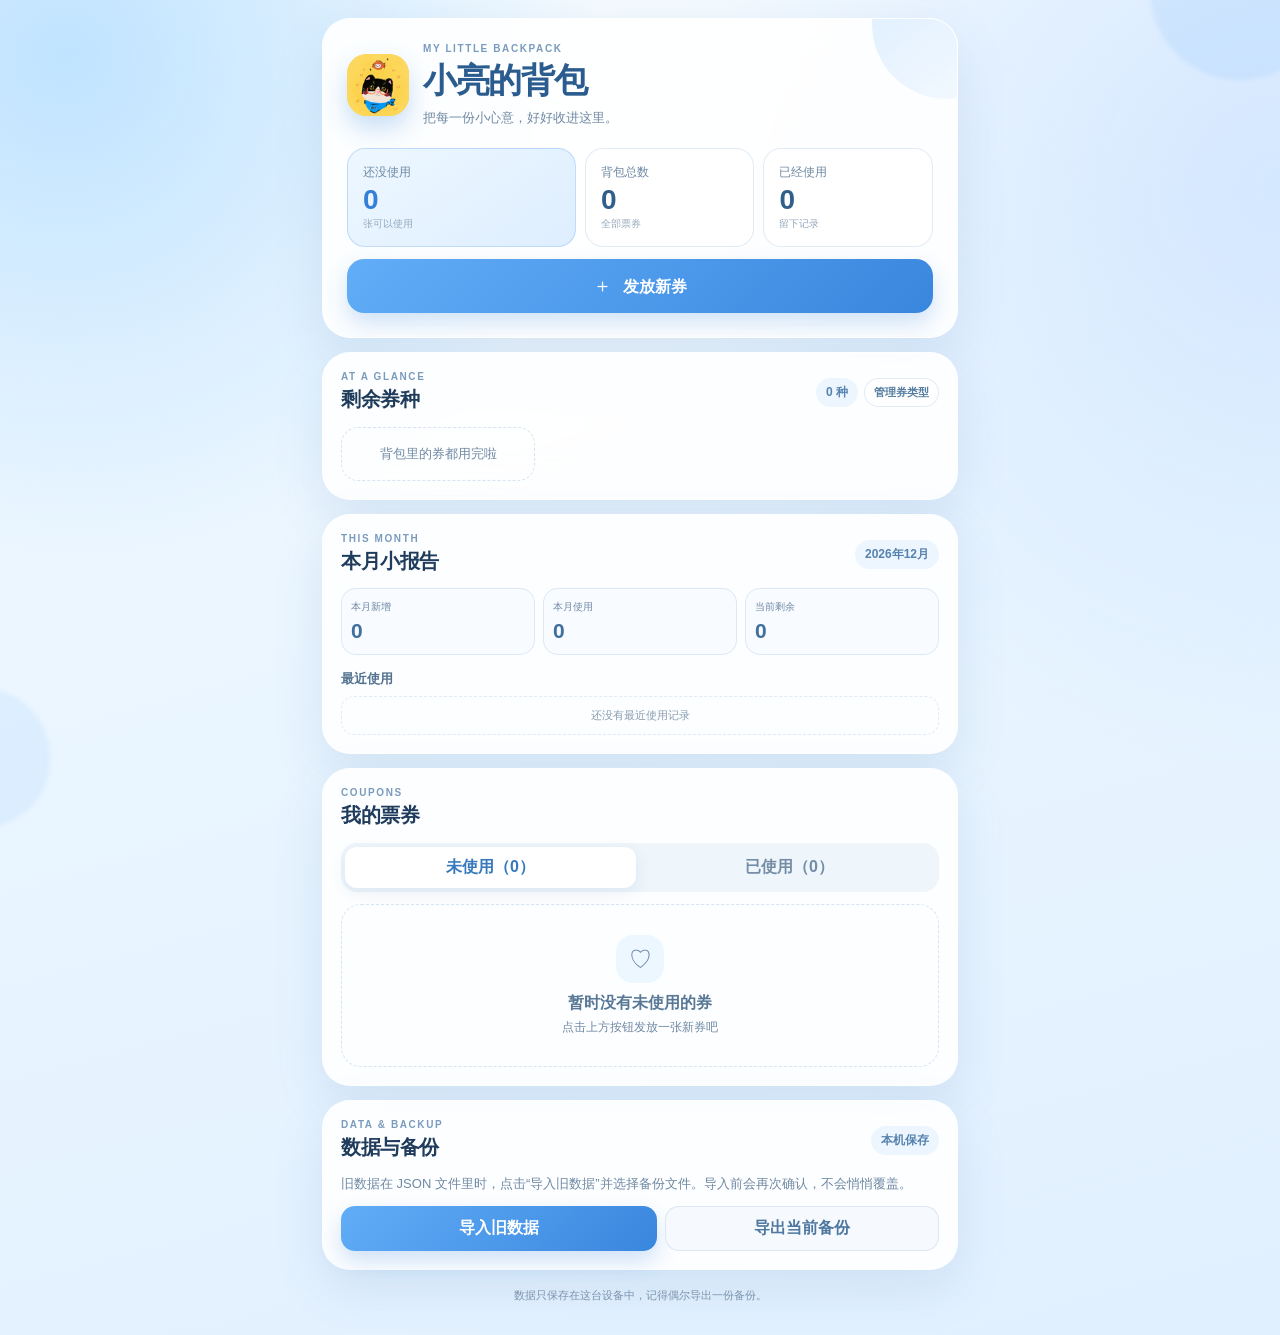
<file: index.html>
<!doctype html>
<html lang="zh-CN">
  <head>
    <meta charset="UTF-8" />
    <meta name="viewport" content="width=device-width, initial-scale=1, viewport-fit=cover" />
    <meta name="theme-color" content="#eef7ff" />
    <meta name="apple-mobile-web-app-capable" content="yes" />
    <meta name="apple-mobile-web-app-status-bar-style" content="default" />
    <meta name="apple-mobile-web-app-title" content="小亮的背包" />
    <meta name="description" content="记录票券的发放、使用与剩余数量" />
    <title>小亮的背包</title>
    <link rel="manifest" href="./manifest.webmanifest" />
    <link rel="apple-touch-icon" href="./assets/icons/apple-touch-icon.png" />
    <link rel="stylesheet" href="./css/app.css" />
    <script src="./js/config.js" defer></script>
    <script src="./js/storage.js" defer></script>
    <script src="./js/app.js" defer></script>
  </head>
  <body>
    <div class="ambient ambient-one" aria-hidden="true"></div>
    <div class="ambient ambient-two" aria-hidden="true"></div>

    <main class="app-shell">
      <header class="hero">
        <div class="brand-row">
          <div class="brand-mark" aria-hidden="true">
            <img src="./assets/icons/icon-192.png" alt="" />
          </div>
          <div>
            <p class="eyebrow">MY LITTLE BACKPACK</p>
            <h1>小亮的背包</h1>
            <p class="hero-copy">把每一份小心意，好好收进这里。</p>
          </div>
        </div>

        <section class="summary-grid" aria-label="票券统计">
          <article class="summary-card summary-primary">
            <span>还没使用</span>
            <strong id="remainingCount">0</strong>
            <small>张可以使用</small>
          </article>
          <article class="summary-card">
            <span>背包总数</span>
            <strong id="totalCount">0</strong>
            <small>全部票券</small>
          </article>
          <article class="summary-card">
            <span>已经使用</span>
            <strong id="usedCount">0</strong>
            <small>留下记录</small>
          </article>
        </section>

        <button class="primary-cta" id="openAddButton" type="button">
          <span class="cta-plus" aria-hidden="true">＋</span>
          发放新券
        </button>
      </header>

      <section class="section-card inventory-section" aria-labelledby="inventoryTitle">
        <div class="section-heading">
          <div>
            <p class="section-kicker">AT A GLANCE</p>
            <h2 id="inventoryTitle">剩余券种</h2>
          </div>
          <div class="inventory-tools">
            <span class="soft-badge" id="typeCountBadge">0 种</span>
            <button class="mini-button" id="manageTypesButton" type="button">管理券类型</button>
          </div>
        </div>
        <div class="type-summary" id="typeSummary"></div>
      </section>

      <section class="section-card activity-section" aria-labelledby="activityTitle">
        <div class="section-heading">
          <div>
            <p class="section-kicker">THIS MONTH</p>
            <h2 id="activityTitle">本月小报告</h2>
          </div>
          <span class="soft-badge" id="activityMonth">-</span>
        </div>
        <div class="activity-stats">
          <article><span>本月新增</span><strong id="monthAdded">0</strong></article>
          <article><span>本月使用</span><strong id="monthUsed">0</strong></article>
          <article><span>当前剩余</span><strong id="monthRemaining">0</strong></article>
        </div>
        <h3 class="recent-title">最近使用</h3>
        <div class="recent-list" id="recentList"></div>
      </section>

      <section class="section-card tickets-section" aria-labelledby="ticketsTitle">
        <div class="section-heading list-heading">
          <div>
            <p class="section-kicker">COUPONS</p>
            <h2 id="ticketsTitle">我的票券</h2>
          </div>
        </div>

        <div class="tabs" role="tablist" aria-label="票券状态">
          <button class="tab is-active" id="newTab" data-status="NEW" role="tab" aria-selected="true" type="button">未使用</button>
          <button class="tab" id="usedTab" data-status="USED" role="tab" aria-selected="false" type="button">已使用</button>
        </div>

        <label class="search-box" id="searchBox" hidden>
          <span aria-hidden="true">⌕</span>
          <input id="searchInput" type="search" placeholder="搜索券名或备注" autocomplete="off" />
        </label>

        <div class="ticket-list" id="ticketList" aria-live="polite"></div>
      </section>

      <section class="section-card data-section" aria-labelledby="dataTitle">
        <div class="section-heading">
          <div>
            <p class="section-kicker">DATA &amp; BACKUP</p>
            <h2 id="dataTitle">数据与备份</h2>
          </div>
          <span class="soft-badge">本机保存</span>
        </div>
        <p class="data-help">旧数据在 JSON 文件里时，点击“导入旧数据”并选择备份文件。导入前会再次确认，不会悄悄覆盖。</p>
        <div class="data-actions">
          <button class="primary-button" id="importButton" type="button">导入旧数据</button>
          <button class="quiet-button" id="exportButton" type="button">导出当前备份</button>
        </div>
        <input id="importFile" type="file" accept="application/json,.json" hidden />
      </section>

      <p class="privacy-note">数据只保存在这台设备中，记得偶尔导出一份备份。</p>
    </main>

    <dialog class="sheet" id="addDialog" aria-labelledby="addDialogTitle">
      <form class="sheet-card" id="addForm" method="dialog">
        <div class="sheet-handle" aria-hidden="true"></div>
        <div class="sheet-heading">
          <div>
            <p class="section-kicker">NEW COUPON</p>
            <h2 id="addDialogTitle">发放新券</h2>
          </div>
          <button class="close-button" value="cancel" aria-label="关闭" type="submit">×</button>
        </div>

        <fieldset class="field-group">
          <legend>选择券类型</legend>
          <div class="type-picker" id="typePicker"></div>
          <label class="custom-type" id="customTypeWrap" hidden>
            <span>自定义名称</span>
            <input id="customTypeInput" maxlength="24" placeholder="例如：一起看电影券" autocomplete="off" />
          </label>
        </fieldset>

        <div class="form-row">
          <label class="form-field quantity-field">
            <span>发放数量</span>
            <input id="quantityInput" type="number" min="1" max="99" value="1" inputmode="numeric" />
          </label>
          <label class="form-field">
            <span>备注 <small>可选</small></span>
            <input id="noteInput" maxlength="120" placeholder="写一点使用说明" />
          </label>
        </div>

        <p class="form-error" id="addFormError" role="alert"></p>
        <button class="primary-button" id="addSubmitButton" type="button">放进背包</button>
      </form>
    </dialog>

    <dialog class="sheet" id="editDialog" aria-labelledby="editDialogTitle">
      <form class="sheet-card" method="dialog">
        <div class="sheet-handle" aria-hidden="true"></div>
        <div class="sheet-heading">
          <div>
            <p class="section-kicker">DETAILS</p>
            <h2 id="editDialogTitle">编辑票券</h2>
          </div>
          <button class="close-button" value="cancel" aria-label="关闭" type="submit">×</button>
        </div>
        <label class="form-field">
          <span>券名称</span>
          <input id="editTypeInput" maxlength="24" />
        </label>
        <label class="form-field">
          <span>备注</span>
          <textarea id="editNoteInput" maxlength="120" rows="3"></textarea>
        </label>
        <p class="form-error" id="editFormError" role="alert"></p>
        <div class="edit-actions">
          <button class="danger-button" id="deleteTicketButton" type="button">删除这张券</button>
          <button class="primary-button" id="saveEditButton" type="button">保存修改</button>
        </div>
      </form>
    </dialog>

    <dialog class="sheet" id="typeSettingsDialog" aria-labelledby="typeSettingsTitle">
      <form class="sheet-card" id="typeSettingsForm">
        <div class="sheet-handle" aria-hidden="true"></div>
        <div class="sheet-heading">
          <div>
            <p class="section-kicker">TYPE STYLE</p>
            <h2 id="typeSettingsTitle">券类型设置</h2>
          </div>
          <button class="close-button" id="closeTypeSettingsButton" aria-label="关闭券类型设置" type="button">×</button>
        </div>
        <label class="form-field">
          <span>选择券类型</span>
          <select id="settingsTypeSelect"></select>
        </label>
        <div class="settings-preview" id="settingsPreview">
          <span class="settings-preview-icon" id="settingsPreviewIcon"></span>
          <div><strong id="settingsPreviewName">票券</strong><small id="settingsPreviewLevel">等级 1</small></div>
        </div>
        <div class="settings-grid">
          <label class="form-field"><span>图标</span><select id="settingsIconSelect"></select></label>
          <label class="form-field"><span>颜色</span><select id="settingsColorSelect"></select></label>
          <label class="form-field"><span>等级</span><select id="settingsRankSelect">
            <option value="1">等级 1</option><option value="2">等级 2</option><option value="3">等级 3</option><option value="4">等级 4</option><option value="5">等级 5</option>
          </select></label>
        </div>
        <div class="edit-actions">
          <button class="quiet-button" id="resetTypeSettingsButton" type="button">恢复默认</button>
          <button class="primary-button" id="saveTypeSettingsButton" type="submit">保存设置</button>
        </div>
      </form>
    </dialog>

    <dialog class="confirm-dialog" id="passwordDialog" aria-labelledby="passwordTitle">
      <form class="confirm-card password-card" id="passwordForm">
        <div class="confirm-symbol" aria-hidden="true">⌁</div>
        <h2 id="passwordTitle">验证使用密码</h2>
        <p id="passwordMessage">请输入 6 位数字密码，验证后才能使用这张券。</p>
        <input class="password-input" id="passwordInput" type="password" inputmode="numeric" pattern="[0-9]*" maxlength="6" autocomplete="off" aria-label="6位使用密码" placeholder="••••••" />
        <p class="password-error" id="passwordError" role="alert"></p>
        <div class="confirm-actions">
          <button class="quiet-button" id="passwordCancelButton" type="button">取消</button>
          <button class="primary-button" id="passwordOkButton" type="submit">确认使用</button>
        </div>
      </form>
    </dialog>

    <dialog class="confirm-dialog" id="confirmDialog" aria-labelledby="confirmTitle">
      <div class="confirm-card">
        <div class="confirm-symbol" id="confirmSymbol" aria-hidden="true">✓</div>
        <h2 id="confirmTitle">确认操作</h2>
        <p id="confirmMessage"></p>
        <div class="confirm-actions">
          <button class="quiet-button" id="confirmCancelButton" type="button">取消</button>
          <button class="primary-button" id="confirmOkButton" type="button">确认</button>
        </div>
      </div>
    </dialog>

    <div class="toast" id="toast" role="status" aria-live="polite" hidden></div>
  </body>
</html>
</file>
<file: css/app.css>
:root {
  color-scheme: light;
  --ink: #203c5c;
  --muted: #6f88a3;
  --blue: #4e9aec;
  --blue-deep: #347fda;
  --blue-soft: #e5f2ff;
  --surface: rgba(255, 255, 255, 0.9);
  --surface-solid: #ffffff;
  --line: rgba(78, 133, 190, 0.16);
  --shadow: 0 18px 50px rgba(60, 113, 170, 0.13);
  --danger: #c95d72;
  --radius-xl: 28px;
  --radius-lg: 22px;
  --radius-md: 16px;
}

* { box-sizing: border-box; }
[hidden] { display: none !important; }

html { min-height: 100%; background: #eaf5ff; }

body {
  min-height: 100%;
  margin: 0;
  color: var(--ink);
  font-family: -apple-system, BlinkMacSystemFont, "SF Pro Display", "PingFang SC", "Microsoft YaHei", sans-serif;
  background:
    radial-gradient(circle at 5% 4%, rgba(163, 215, 255, 0.66), transparent 30%),
    radial-gradient(circle at 100% 14%, rgba(201, 225, 255, 0.72), transparent 34%),
    linear-gradient(165deg, #f7fbff 0%, #e9f5ff 48%, #e1f0ff 100%);
  -webkit-font-smoothing: antialiased;
}

button, input, textarea { font: inherit; }
button { cursor: pointer; -webkit-tap-highlight-color: transparent; }
button:active { transform: translateY(1px); }
button:focus-visible, input:focus-visible, textarea:focus-visible {
  outline: 3px solid rgba(78, 154, 236, 0.28);
  outline-offset: 2px;
}

.ambient { position: fixed; pointer-events: none; border-radius: 50%; filter: blur(2px); }
.ambient-one { width: 180px; height: 180px; top: -100px; right: -50px; background: rgba(135, 192, 250, 0.19); }
.ambient-two { width: 140px; height: 140px; bottom: 8%; left: -90px; background: rgba(167, 207, 255, 0.22); }

.app-shell {
  width: min(100%, 680px);
  margin: 0 auto;
  padding: max(18px, env(safe-area-inset-top)) 14px max(32px, env(safe-area-inset-bottom));
}

.hero, .section-card {
  background: var(--surface);
  border: 1px solid rgba(255, 255, 255, 0.78);
  box-shadow: var(--shadow);
  backdrop-filter: blur(18px);
  -webkit-backdrop-filter: blur(18px);
}

.hero { border-radius: var(--radius-xl); padding: 20px; overflow: hidden; position: relative; }
.hero::after {
  content: "";
  position: absolute;
  width: 150px;
  height: 150px;
  right: -65px;
  top: -70px;
  border-radius: 50%;
  background: linear-gradient(145deg, rgba(132, 193, 255, 0.3), rgba(208, 232, 255, 0.12));
}

.brand-row { display: flex; align-items: center; gap: 14px; position: relative; z-index: 1; }
.brand-mark {
  width: 62px;
  height: 62px;
  flex: 0 0 auto;
  display: grid;
  place-items: center;
  border-radius: 20px;
  background: #f7cc4f;
  box-shadow: 0 12px 24px rgba(63, 139, 222, 0.28);
  overflow: hidden;
}
.brand-mark img { width: 100%; height: 100%; display: block; object-fit: cover; }

.eyebrow, .section-kicker { margin: 0 0 4px; font-size: 10px; font-weight: 800; letter-spacing: 0.16em; color: #7a9bbc; }
h1, h2, p { margin-top: 0; }
h1 { margin-bottom: 5px; font-size: clamp(25px, 6.8vw, 34px); letter-spacing: -0.04em; color: #2a5c8f; }
.hero-copy { margin: 0; font-size: 13px; color: var(--muted); }
h2 { margin-bottom: 0; font-size: 20px; letter-spacing: -0.02em; }

.summary-grid { display: grid; grid-template-columns: 1.35fr 1fr 1fr; gap: 9px; margin-top: 21px; position: relative; z-index: 1; }
.summary-card {
  min-width: 0;
  padding: 13px 12px;
  border: 1px solid var(--line);
  border-radius: 18px;
  display: grid;
  background: rgba(255, 255, 255, 0.78);
}
.summary-card span { font-size: 12px; color: var(--muted); white-space: nowrap; }
.summary-card strong { margin: 5px 0 3px; font-size: 28px; line-height: 1; color: #315f8b; }
.summary-card small { overflow: hidden; font-size: 10px; color: #96a9bc; white-space: nowrap; }
.summary-primary { border-color: rgba(71, 149, 232, 0.26); background: linear-gradient(145deg, #edf7ff, #deeeff); }
.summary-primary strong { color: var(--blue-deep); }

.primary-cta, .primary-button {
  border: 0;
  color: #fff;
  font-weight: 750;
  background: linear-gradient(135deg, #62adf7, #3986de);
  box-shadow: 0 10px 22px rgba(57, 134, 222, 0.24);
}
.primary-cta { width: 100%; margin-top: 12px; padding: 14px 16px; border-radius: 17px; font-size: 16px; }
.cta-plus { margin-right: 6px; font-size: 19px; font-weight: 400; }

.section-card { margin-top: 14px; padding: 18px; border-radius: var(--radius-xl); }
.section-heading { display: flex; align-items: center; justify-content: space-between; gap: 12px; }
.soft-badge { padding: 6px 10px; border-radius: 999px; color: #5582ae; background: #edf6ff; font-size: 12px; font-weight: 700; }
.inventory-tools { display: flex; align-items: center; gap: 6px; flex-wrap: wrap; justify-content: flex-end; }
.mini-button { border: 1px solid var(--line); border-radius: 999px; padding: 6px 9px; color: #557d9f; background: #fff; font-size: 11px; font-weight: 700; }

.type-summary { display: grid; grid-template-columns: repeat(2, minmax(0, 1fr)); gap: 8px; margin-top: 14px; }
.type-tile { min-width: 0; padding: 10px; border-radius: 16px; border: 1px solid var(--tile-border); background: var(--tile-bg); }
.type-tile-top { display: flex; align-items: center; justify-content: space-between; gap: 8px; }
.type-icon { width: 30px; height: 30px; display: grid; place-items: center; border-radius: 10px; color: var(--tile-ink); background: rgba(255, 255, 255, 0.74); }
.type-tile strong { font-size: 19px; line-height: 1; color: var(--tile-ink); }
.type-tile p { margin: 7px 0 0; overflow: hidden; font-size: 11px; font-weight: 700; color: var(--tile-ink); text-overflow: ellipsis; white-space: nowrap; }
.type-icon svg, .ticket-icon svg, .choice-icon svg, .settings-preview-icon svg { width: 22px; height: 22px; display: block; fill: none; stroke: currentColor; stroke-width: 1.75; stroke-linecap: round; stroke-linejoin: round; }
.type-icon .icon-fill, .ticket-icon .icon-fill, .choice-icon .icon-fill, .settings-preview-icon .icon-fill { fill: currentColor; stroke: none; }

.empty-summary { width: 100%; padding: 17px; border: 1px dashed rgba(92, 143, 194, 0.24); border-radius: 17px; color: var(--muted); text-align: center; font-size: 13px; }
.list-heading { margin-bottom: 14px; }
.icon-button, .close-button { border: 0; background: #edf6ff; color: #507da9; }
.icon-button { width: 38px; height: 38px; border-radius: 13px; letter-spacing: 2px; }
.close-button { width: 38px; height: 38px; border-radius: 50%; font-size: 24px; line-height: 1; }

.data-help { margin: 12px 0; color: var(--muted); font-size: 13px; line-height: 1.65; }
.data-actions { display: grid; grid-template-columns: 1.15fr 1fr; gap: 8px; }
.data-actions .primary-button, .data-actions .quiet-button { padding: 11px 10px; border-radius: 14px; }
.quiet-button, .danger-button { border: 1px solid var(--line); border-radius: 13px; padding: 10px 12px; font-weight: 700; }
.quiet-button { color: #4e789f; background: #f6faff; }
.danger-button { color: var(--danger); background: #fff6f7; border-color: rgba(201, 93, 114, 0.18); }

.activity-stats { display: grid; grid-template-columns: repeat(3, minmax(0, 1fr)); gap: 8px; margin-top: 13px; }
.activity-stats article { padding: 11px 9px; border: 1px solid var(--line); border-radius: 15px; background: #f8fbff; }
.activity-stats span { display: block; color: var(--muted); font-size: 10px; }
.activity-stats strong { display: block; margin-top: 5px; color: #3f709e; font-size: 21px; }
.recent-title { margin: 15px 0 8px; color: #52718e; font-size: 13px; }
.recent-list { display: grid; gap: 7px; }
.recent-item { display: flex; align-items: center; justify-content: space-between; gap: 9px; padding: 9px 10px; border-radius: 13px; background: #f6faff; }
.recent-item-main { min-width: 0; display: flex; align-items: center; gap: 8px; }
.recent-icon { width: 29px; height: 29px; display: grid; place-items: center; border-radius: 10px; color: var(--recent-accent); background: #fff; }
.recent-icon svg { width: 19px; height: 19px; fill: none; stroke: currentColor; stroke-width: 1.75; stroke-linecap: round; stroke-linejoin: round; }
.recent-icon .icon-fill { fill: currentColor; stroke: none; }
.recent-name { overflow: hidden; color: #496b8a; font-size: 12px; font-weight: 750; text-overflow: ellipsis; white-space: nowrap; }
.recent-time { flex: 0 0 auto; color: #91a4b6; font-size: 10px; }
.recent-empty { padding: 11px; border: 1px dashed var(--line); border-radius: 13px; color: #879caf; font-size: 11px; text-align: center; }

.tabs { display: grid; grid-template-columns: 1fr 1fr; gap: 8px; padding: 4px; border-radius: 16px; background: #eef5fb; }
.tab { border: 0; border-radius: 12px; padding: 10px; color: #748da6; background: transparent; font-weight: 750; }
.tab.is-active { color: #3679bd; background: #fff; box-shadow: 0 5px 15px rgba(69, 115, 158, 0.1); }

.search-box { display: flex; align-items: center; gap: 8px; margin-top: 10px; padding: 0 12px; border: 1px solid var(--line); border-radius: 15px; background: rgba(248, 252, 255, 0.9); color: #7e9bb6; }
.search-box input { width: 100%; border: 0; outline: 0; padding: 11px 0; color: var(--ink); background: transparent; }
.search-box input::placeholder { color: #91a7bb; }

.ticket-list { display: grid; gap: 10px; margin-top: 12px; }
.ticket-card {
  --ticket-accent: #579ee8;
  --ticket-soft: #eaf5ff;
  position: relative;
  overflow: hidden;
  padding: 14px;
  border: 1px solid color-mix(in srgb, var(--ticket-accent) 24%, white);
  border-radius: 20px;
  background: linear-gradient(145deg, #fff, var(--ticket-soft));
}
.ticket-card::after { content: ""; position: absolute; width: 100px; height: 100px; right: -58px; top: -52px; border-radius: 50%; background: color-mix(in srgb, var(--ticket-accent) 10%, transparent); pointer-events: none; }
.ticket-card.is-used { filter: saturate(0.45); opacity: 0.82; }
.ticket-card-head { display: flex; align-items: center; justify-content: space-between; gap: 10px; position: relative; z-index: 1; }
.ticket-identity { min-width: 0; display: flex; align-items: center; gap: 10px; }
.ticket-icon { width: 43px; height: 43px; flex: 0 0 auto; display: grid; place-items: center; border-radius: 14px; color: var(--ticket-accent); background: rgba(255,255,255,0.82); box-shadow: 0 8px 14px color-mix(in srgb, var(--ticket-accent) 16%, transparent); }
.ticket-name { margin: 0; overflow: hidden; font-size: 17px; color: #2b5073; text-overflow: ellipsis; white-space: nowrap; }
.ticket-status { display: block; margin-top: 3px; color: var(--ticket-accent); font-size: 11px; font-weight: 750; }
.ticket-main-action { flex: 0 0 auto; border: 0; border-radius: 13px; padding: 9px 13px; color: #fff; background: var(--ticket-accent); font-weight: 750; }
.ticket-info { margin-top: 12px; padding-top: 10px; border-top: 1px dashed color-mix(in srgb, var(--ticket-accent) 25%, transparent); display: grid; gap: 5px; color: #72889f; font-size: 12px; line-height: 1.45; }
.ticket-note { margin: 0; color: #4e7091; }
.ticket-footer { display: flex; justify-content: flex-end; margin-top: 7px; }
.text-button { border: 0; padding: 3px 0 3px 10px; color: #7590aa; background: transparent; font-size: 12px; }

.empty-state { padding: 30px 14px; border: 1px dashed rgba(81, 135, 188, 0.22); border-radius: 20px; text-align: center; color: var(--muted); }
.empty-state-symbol { width: 48px; height: 48px; margin: 0 auto 10px; display: grid; place-items: center; border-radius: 17px; background: #edf7ff; font-size: 23px; }
.empty-state strong { display: block; margin-bottom: 5px; color: #587895; }
.empty-state p { margin: 0; font-size: 12px; }
.privacy-note { margin: 18px 10px 0; color: #7e96ad; font-size: 11px; text-align: center; }

.sheet, .confirm-dialog { width: 100%; max-width: none; height: 100%; max-height: none; margin: 0; padding: 0; border: 0; background: transparent; }
.sheet::backdrop, .confirm-dialog::backdrop { background: rgba(27, 53, 80, 0.34); backdrop-filter: blur(5px); -webkit-backdrop-filter: blur(5px); }
.sheet[open] { display: flex; align-items: flex-end; justify-content: center; }
.sheet-card { width: min(100%, 680px); max-height: 88vh; overflow-y: auto; padding: 10px 18px max(22px, env(safe-area-inset-bottom)); border-radius: 28px 28px 0 0; background: #fbfdff; box-shadow: 0 -18px 50px rgba(35, 74, 112, 0.2); }
.sheet-handle { width: 42px; height: 5px; margin: 0 auto 14px; border-radius: 999px; background: #d5e1ec; }
.sheet-heading { display: flex; align-items: center; justify-content: space-between; gap: 10px; margin-bottom: 18px; }
.field-group { margin: 0; padding: 0; border: 0; }
.field-group legend, .form-field > span, .custom-type > span { display: block; margin-bottom: 8px; color: #536f8a; font-size: 13px; font-weight: 750; }
.type-picker { display: grid; grid-template-columns: repeat(3, minmax(0, 1fr)); gap: 8px; }
.type-choice { min-width: 0; padding: 11px 7px; border: 1px solid var(--line); border-radius: 15px; display: grid; place-items: center; gap: 5px; color: #587895; background: #fff; }
.choice-icon { width: 30px; height: 30px; display: grid; place-items: center; }
.type-choice small { width: 100%; overflow: hidden; font-size: 11px; font-weight: 750; text-overflow: ellipsis; white-space: nowrap; }
.type-choice.is-selected { color: #2e71b5; border-color: rgba(66, 144, 226, 0.42); background: #eaf5ff; box-shadow: inset 0 0 0 1px rgba(66, 144, 226, 0.12); }
.custom-type { display: block; margin-top: 10px; }
.form-row { display: grid; grid-template-columns: 105px 1fr; gap: 10px; margin-top: 17px; }
.form-field { display: block; margin-top: 14px; }
.form-row .form-field { margin-top: 0; }
.form-field small { color: #9aaabd; font-weight: 500; }
.form-field input, .form-field textarea, .form-field select, .custom-type input {
  width: 100%;
  border: 1px solid var(--line);
  border-radius: 14px;
  padding: 12px;
  color: var(--ink);
  background: #fff;
  outline: 0;
}
.form-field textarea { resize: vertical; }
.form-error { min-height: 18px; margin: 8px 0 0; color: var(--danger); font-size: 12px; }
.sheet-card > .primary-button { width: 100%; padding: 13px; border-radius: 15px; }
.edit-actions { display: grid; grid-template-columns: 1fr 1fr; gap: 9px; }
.edit-actions .primary-button { border-radius: 14px; padding: 11px; }
.settings-grid { display: grid; grid-template-columns: repeat(3, minmax(0, 1fr)); gap: 8px; }
.settings-preview { --preview-accent: #5c96d4; display: flex; align-items: center; gap: 10px; margin-top: 13px; padding: 12px; border: 1px solid color-mix(in srgb, var(--preview-accent) 24%, white); border-radius: 17px; background: color-mix(in srgb, var(--preview-accent) 8%, white); }
.settings-preview-icon { width: 42px; height: 42px; display: grid; place-items: center; border-radius: 14px; color: var(--preview-accent); background: #fff; }
.settings-preview strong, .settings-preview small { display: block; }
.settings-preview strong { color: #3f607f; font-size: 15px; }
.settings-preview small { margin-top: 3px; color: #879caf; font-size: 11px; }

.confirm-dialog[open] { display: grid; place-items: center; padding: 18px; }
.confirm-card { width: min(100%, 360px); padding: 22px; border-radius: 24px; background: #fff; box-shadow: 0 25px 70px rgba(25, 54, 83, 0.25); text-align: center; }
.confirm-symbol { width: 52px; height: 52px; margin: 0 auto 12px; display: grid; place-items: center; border-radius: 18px; color: #3e85ce; background: #e8f4ff; font-size: 23px; font-weight: 800; }
.confirm-card h2 { margin-bottom: 8px; }
.confirm-card p { color: var(--muted); font-size: 13px; line-height: 1.55; }
.confirm-actions { display: grid; grid-template-columns: 1fr 1fr; gap: 8px; margin-top: 18px; }
.confirm-actions .primary-button { padding: 10px; border-radius: 13px; }
.password-input { width: 100%; border: 1px solid var(--line); border-radius: 15px; padding: 12px; color: var(--ink); background: #f8fbff; outline: 0; text-align: center; font-size: 24px; font-weight: 800; letter-spacing: 0.28em; }
.password-input::placeholder { color: #b4c4d3; }
.password-error { min-height: 18px; margin: 7px 0 0 !important; color: var(--danger) !important; font-size: 12px !important; }
.used-badge { flex: 0 0 auto; padding: 8px 11px; border: 1px solid var(--line); border-radius: 999px; color: #6f8498; background: rgba(255,255,255,0.72); font-size: 11px; font-weight: 750; }

.toast { position: fixed; z-index: 20; left: 50%; bottom: max(24px, env(safe-area-inset-bottom)); transform: translateX(-50%); width: max-content; max-width: calc(100% - 32px); padding: 11px 16px; border-radius: 999px; color: #fff; background: rgba(34, 62, 90, 0.94); box-shadow: 0 10px 28px rgba(25, 54, 83, 0.25); font-size: 13px; font-weight: 700; }

@media (min-width: 540px) {
  .app-shell { padding-left: 22px; padding-right: 22px; }
  .hero { padding: 24px; }
  .summary-card { padding: 15px; }
  .type-picker { grid-template-columns: repeat(4, minmax(0, 1fr)); }
  .type-summary { grid-template-columns: repeat(3, minmax(0, 1fr)); }
}

@media (prefers-reduced-motion: no-preference) {
  .ticket-card { animation: card-in 280ms ease both; }
  .sheet[open] .sheet-card { animation: sheet-in 260ms cubic-bezier(.2,.8,.2,1) both; }
  @keyframes card-in { from { opacity: 0; transform: translateY(6px); } }
  @keyframes sheet-in { from { transform: translateY(35px); opacity: 0.7; } }
}

@supports not (background: color-mix(in srgb, red, white)) {
  .ticket-card { border-color: #d6e7f7; }
  .ticket-card::after { background: rgba(80, 150, 220, 0.08); }
  .ticket-icon { box-shadow: 0 8px 14px rgba(65, 130, 195, 0.16); }
  .ticket-info { border-top-color: rgba(80, 140, 200, 0.2); }
}
</file>
